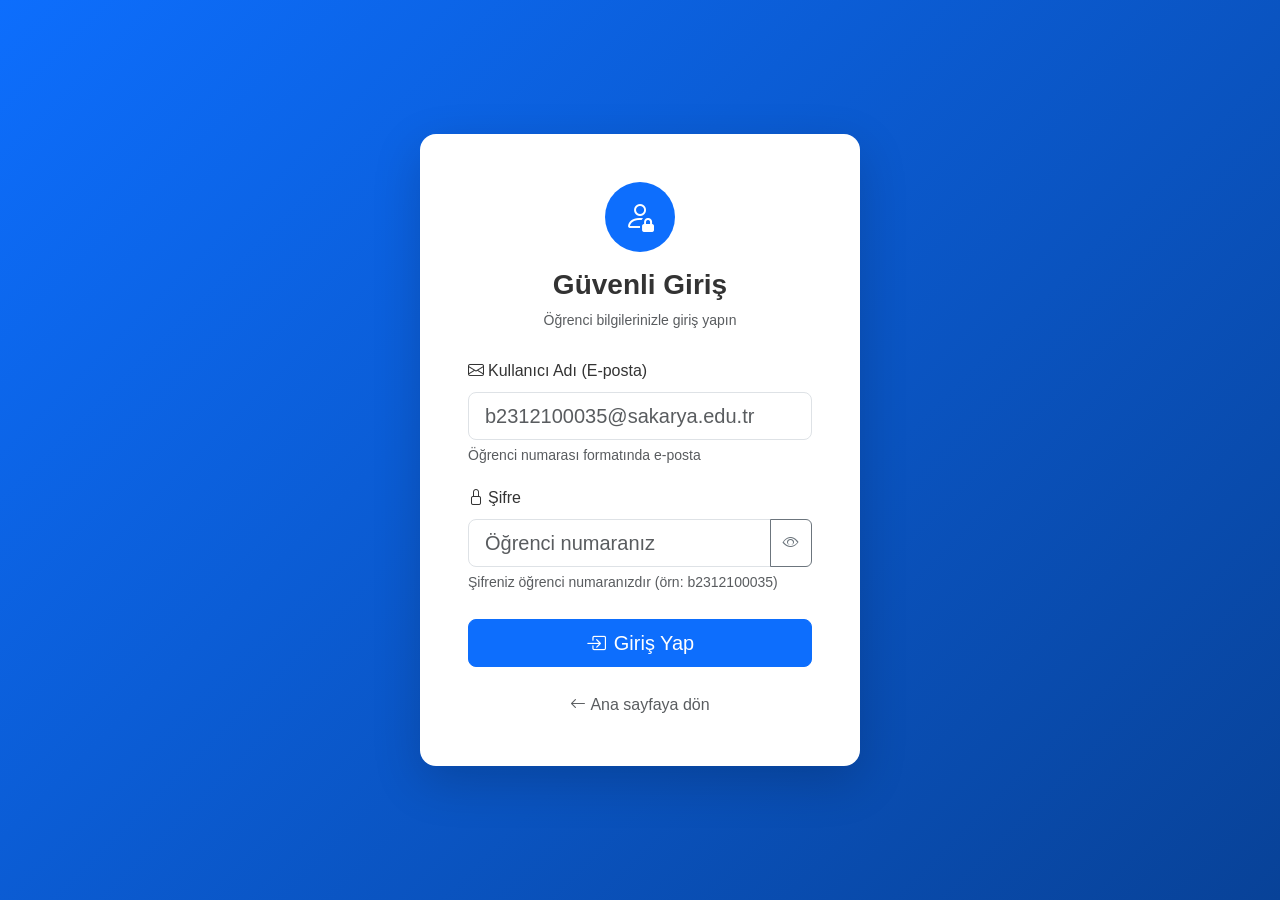
<file: login.html>
<!DOCTYPE html>
<html lang="tr">

<head>
    <meta charset="UTF-8">
    <meta name="viewport" content="width=device-width, initial-scale=1.0">
    <title>Giriş | Portföy</title>
    <link rel="stylesheet" href="https://cdn.jsdelivr.net/npm/bootstrap@5.3.2/dist/css/bootstrap.min.css">
    <link rel="stylesheet" href="https://cdn.jsdelivr.net/npm/bootstrap-icons@1.11.3/font/bootstrap-icons.min.css">
    <link rel="stylesheet" href="css/style.css">
</head>

<body>

    <div class="login-bg">
        <div class="login-kart bg-white p-4 p-md-5 rounded-4 shadow-lg w-100" style="max-width:440px;">

            <!-- LOGO / BAŞLIK -->
            <div class="text-center mb-4">
                <div class="bg-primary text-white rounded-circle d-inline-flex align-items-center
                            justify-content-center mb-3" style="width:70px; height:70px;">
                    <i class="bi bi-person-lock fs-2"></i>
                </div>
                <h3 class="fw-bold">Güvenli Giriş</h3>
                <p class="text-muted small">Öğrenci bilgilerinizle giriş yapın</p>
            </div>

            <!-- HATA ALANI -->
            <div id="jsHataAlani" class="alert alert-danger d-none" role="alert">
                <i class="bi bi-exclamation-triangle me-2"></i>
                <span id="jsHataMetin"></span>
            </div>

            <!-- GİRİŞ FORMU -->
            <form id="loginForm" action="php/login-isle.php" method="POST" novalidate>

                <!-- KULLANICI ADI (mail) -->
                <div class="mb-3">
                    <label for="kullaniciAdi" class="form-label fw-medium">
                        <i class="bi bi-envelope me-1"></i>Kullanıcı Adı (E-posta)
                    </label>
                    <input type="email" class="form-control form-control-lg" id="kullaniciAdi" name="kullaniciAdi"
                        placeholder="b2312100035@sakarya.edu.tr" autocomplete="username">
                    <div class="form-text">Öğrenci numarası formatında e-posta</div>
                </div>

                <!-- ŞİFRE -->
                <div class="mb-4">
                    <label for="sifre" class="form-label fw-medium">
                        <i class="bi bi-lock me-1"></i>Şifre
                    </label>
                    <div class="input-group">
                        <input type="password" class="form-control form-control-lg" id="sifre" name="sifre"
                            placeholder="Öğrenci numaranız" autocomplete="current-password">
                        <button class="btn btn-outline-secondary" type="button" id="sifreGoster"
                            title="Şifreyi göster/gizle">
                            <i class="bi bi-eye" id="sifreGozIcon"></i>
                        </button>
                    </div>
                    <div class="form-text">Şifreniz öğrenci numaranızdır (örn: b2312100035)</div>
                </div>

                <!-- BUTON -->
                <div class="d-grid">
                    <button type="button" class="btn btn-primary btn-lg" onclick="loginDogrula()">
                        <i class="bi bi-box-arrow-in-right me-2"></i>Giriş Yap
                    </button>
                </div>

            </form>

            <!-- GERİ DÖN -->
            <div class="text-center mt-4">
                <a href="index.html" class="text-muted text-decoration-none">
                    <i class="bi bi-arrow-left me-1"></i>Ana sayfaya dön
                </a>
            </div>

        </div>
    </div>

    <script src="https://cdn.jsdelivr.net/npm/bootstrap@5.3.2/dist/js/bootstrap.bundle.min.js"></script>
    <script>
        // ---- Şifre göster/gizle ----
        document.getElementById('sifreGoster').addEventListener('click', function () {
            const sifreInput = document.getElementById('sifre');
            const icon = document.getElementById('sifreGozIcon');
            if (sifreInput.type === 'password') {
                sifreInput.type = 'text';
                icon.classList.replace('bi-eye', 'bi-eye-slash');
            } else {
                sifreInput.type = 'password';
                icon.classList.replace('bi-eye-slash', 'bi-eye');
            }
        });

        // ---- Login JS Doğrulama ----
        function loginDogrula() {
            const hataAlani = document.getElementById('jsHataAlani');
            const hataMetin = document.getElementById('jsHataMetin');
            const kullaniciAdi = document.getElementById('kullaniciAdi').value.trim();
            const sifre = document.getElementById('sifre').value.trim();

            hataAlani.classList.add('d-none');
            document.getElementById('kullaniciAdi').classList.remove('is-invalid');
            document.getElementById('sifre').classList.remove('is-invalid');

            // Boş alan kontrolü
            if (!kullaniciAdi || !sifre) {
                hataMetin.textContent = 'Kullanıcı adı ve şifre boş bırakılamaz.';
                hataAlani.classList.remove('d-none');
                if (!kullaniciAdi) document.getElementById('kullaniciAdi').classList.add('is-invalid');
                if (!sifre) document.getElementById('sifre').classList.add('is-invalid');
                return;
            }

            // E-posta format kontrolü
            const emailRegex = /^[^\s@]+@[^\s@]+\.[^\s@]+$/;
            if (!emailRegex.test(kullaniciAdi)) {
                hataMetin.textContent = 'Geçerli bir e-posta adresi giriniz. (örn: b2312100035@sakarya.edu.tr)';
                hataAlani.classList.remove('d-none');
                document.getElementById('kullaniciAdi').classList.add('is-invalid');
                return;
            }

            // Sakarya edu formatı kontrolü (isteğe bağlı ek kontrol)
            if (!kullaniciAdi.endsWith('@sakarya.edu.tr')) {
                hataMetin.textContent = 'E-posta @sakarya.edu.tr uzantılı olmalıdır.';
                hataAlani.classList.remove('d-none');
                document.getElementById('kullaniciAdi').classList.add('is-invalid');
                return;
            }

            // Tüm kontroller geçtiyse formu gönder
            document.getElementById('loginForm').submit();
        }

        // Enter tuşu ile giriş
        document.addEventListener('keypress', function (e) {
            if (e.key === 'Enter') loginDogrula();
        });

        // PHP yönlendirmesinden gelen ?hata= parametresini göster
        (function () {
            const params = new URLSearchParams(window.location.search);
            const hata = params.get('hata');
            if (hata) {
                const mesajlar = {
                    bos: 'Kullanıcı adı ve şifre boş bırakılamaz.',
                    mail: 'E-posta formatı hatalı. (örn: b2312100035@sakarya.edu.tr)',
                    yanlis: 'Kullanıcı adı veya şifre hatalı.'
                };
                const hataAlani = document.getElementById('jsHataAlani');
                document.getElementById('jsHataMetin').textContent = mesajlar[hata] || 'Bilinmeyen hata.';
                hataAlani.classList.remove('d-none');
            }
        })();
    </script>

</body>

</html>
</file>
<file: css/style.css>
/* ================================================
   GENEL AYARLAR
================================================ */
* {
  margin: 0;
  padding: 0;
  box-sizing: border-box;
}

:root {
  --primary-color: #0d6efd;
  --dark-color: #212529;
  --light-bg: #f8f9fa;
  --transition: all 0.3s ease;
  --shadow: 0 4px 20px rgba(0, 0, 0, 0.1);
  --border-radius: 12px;
}

html {
  scroll-behavior: smooth;
}

body {
  font-family: "Segoe UI", Tahoma, Geneva, Verdana, sans-serif;
  line-height: 1.7;
  color: #333;
}

/* ================================================
   NAVBAR — Responsive ayar (Bootstrap'i destekler)
================================================ */
.navbar {
  padding: 12px 0;
  transition: var(--transition);
  backdrop-filter: blur(10px);
}

.navbar-brand {
  font-size: 1.4rem;
  letter-spacing: 0.5px;
}

.nav-link {
  font-weight: 500;
  padding: 8px 16px !important;
  border-radius: 8px;
  transition: var(--transition);
}

.nav-link:hover {
  background-color: rgba(255, 255, 255, 0.1);
}

/* Küçük ekranlarda nav padding */
@media (max-width: 991.98px) {
  .navbar-collapse {
    padding: 16px 0;
  }
  .nav-link {
    padding: 10px 8px !important;
  }
}

/* ================================================
   HERO SECTION — Responsive
================================================ */
.hero-section {
  min-height: 100vh;
  background: linear-gradient(135deg, #0d6efd 0%, #0a58ca 50%, #084298 100%);
  padding-top: 80px;
}

/* Tablet */
@media (max-width: 991.98px) {
  .hero-section {
    min-height: 80vh;
    padding: 100px 20px 60px;
  }
}

/* Mobil */
@media (max-width: 575.98px) {
  .hero-section {
    min-height: 70vh;
    padding: 90px 16px 50px;
  }
  .hero-section h1 {
    font-size: 2rem !important;
  }
  .hero-section p.lead {
    font-size: 1rem !important;
  }
}

/* ================================================
   PROFİL FOTOĞRAFI
================================================ */
.profil-foto {
  width: 200px;
  height: 200px;
  object-fit: cover;
  object-position: center 40%;
  display: block;
  margin-left: auto;
  margin-right: auto;
  margin-top: 30px;
  transition: var(--transition);
  box-shadow: var(--shadow);
}

.profil-foto:hover {
  transform: scale(1.05);
  box-shadow: 0 8px 30px rgba(0, 0, 0, 0.2);
}

@media (max-width: 575.98px) {
  .profil-foto {
    width: 85px;
    height: 85px;
  }
}

/* ================================================
   PAGE HEADER (CV, Şehrim vb. sayfa başlıkları)
================================================ */
.page-header {
  min-height: 250px;
  background: linear-gradient(135deg, #0d6efd 0%, #084298 100%);
  margin-top: 66px;
  padding: 40px 20px;
}

@media (max-width: 575.98px) {
  .page-header {
    min-height: 180px;
  }
  .page-header h1 {
    font-size: 1.6rem !important;
  }
}

/* ================================================
   SECTION TITLE
================================================ */
.section-title {
  font-size: 2rem;
  font-weight: 700;
  position: relative;
  padding-bottom: 16px;
  margin-bottom: 40px;
}

.section-title::after {
  content: "";
  position: absolute;
  bottom: 0;
  left: 50%;
  transform: translateX(-50%);
  width: 60px;
  height: 4px;
  background: var(--primary-color);
  border-radius: 2px;
}

@media (max-width: 575.98px) {
  .section-title {
    font-size: 1.5rem;
  }
}

/* ================================================
   HOBİ KARTLARI
================================================ */
.hobi-kart {
  transition: var(--transition);
  border: 1px solid #e9ecef;
}

.hobi-kart:hover {
  transform: translateY(-8px);
  box-shadow: var(--shadow);
  border-color: var(--primary-color);
}

/* ================================================
   CARD HOVER (Genel kart efekti)
================================================ */
.card-hover {
  transition: var(--transition);
}

.card-hover:hover {
  transform: translateY(-6px);
  box-shadow: 0 12px 30px rgba(0, 0, 0, 0.12) !important;
}

/* ================================================
   CV SAYFASI
================================================ */
.cv-kart {
  transition: var(--transition);
}

.zaman-satiri {
  position: relative;
  padding-left: 20px;
  border-left: 3px solid var(--primary-color);
}

.zaman-satiri::before {
  content: "";
  position: absolute;
  left: -8px;
  top: 6px;
  width: 13px;
  height: 13px;
  background: var(--primary-color);
  border-radius: 50%;
  border: 2px solid #fff;
  box-shadow: 0 0 0 2px var(--primary-color);
}

/* ================================================
   SLIDER
================================================ */
.slider-img {
  height: 500px;
  object-fit: cover;
}

.slider-thumb {
  cursor: pointer;
  opacity: 0.6;
  transition: var(--transition);
  height: 70px;
  object-fit: cover;
}

.slider-thumb:hover,
.slider-thumb.active {
  opacity: 1;
  border: 3px solid var(--primary-color);
}

/* Tablet ve mobilde slider yüksekliği */
@media (max-width: 991.98px) {
  .slider-img {
    height: 350px;
  }
}

@media (max-width: 575.98px) {
  .slider-img {
    height: 220px;
  }
  #sliderThumbs {
    display: none; /* Mobilde thumbnail gizle */
  }
}

/* ================================================
   ŞEHİR İSTATİSTİK KARTLARI
================================================ */
.istatistik-kart {
  transition: var(--transition);
}

.istatistik-kart:hover {
  transform: translateY(-6px);
  box-shadow: var(--shadow) !important;
}

/* ================================================
   BİLGİ KUTUSU (Miras sayfası)
================================================ */
.bilgi-kutu {
  transition: var(--transition);
  border: 1px solid #e9ecef;
}

.bilgi-kutu:hover {
  border-color: var(--primary-color);
  background-color: #e7f1ff !important;
}

/* ================================================
   DİZİ KARTI (API sayfası)
================================================ */
.dizi-kart {
  transition: var(--transition);
}

.dizi-kart:hover {
  transform: translateY(-6px);
  box-shadow: 0 12px 30px rgba(0, 0, 0, 0.15) !important;
}

/* ================================================
   İLETİŞİM SAYFASI
================================================ */
.iletisim-ikon {
  width: 50px;
  height: 50px;
  display: flex;
  align-items: center;
  justify-content: center;
}

/* ================================================
   LOGIN SAYFASI — Responsive
================================================ */
.login-bg {
  min-height: 100vh;
  background: linear-gradient(135deg, #0d6efd 0%, #084298 100%);
  display: flex;
  align-items: center;
  justify-content: center;
  padding: 20px;
}

.login-kart {
  width: 100%;
  max-width: 420px;
  border-radius: var(--border-radius);
  box-shadow: 0 20px 60px rgba(0, 0, 0, 0.3);
}

@media (max-width: 575.98px) {
  .login-kart {
    max-width: 100%;
  }
}

/* ================================================
   FORM KONTROLLER
================================================ */
.form-control:focus,
.form-select:focus {
  border-color: var(--primary-color);
  box-shadow: 0 0 0 3px rgba(13, 110, 253, 0.15);
}

.form-control.is-invalid,
.form-select.is-invalid {
  border-color: #dc3545;
}

/* ================================================
   PROGRESS BAR ANİMASYON (CV sayfası)
================================================ */
.progress-bar {
  animation: progressAnim 1.5s ease-in-out;
}

@keyframes progressAnim {
  from {
    width: 0%;
  }
}

/* ================================================
   FOOTER
================================================ */
footer {
  padding: 30px 0;
}

footer a {
  transition: var(--transition);
  text-decoration: none;
}

footer a:hover {
  color: var(--primary-color) !important;
  transform: translateY(-2px);
}

/* ================================================
   RESPONSIVE YARDIMCI SINIFLAR
================================================ */
.cursor-pointer {
  cursor: pointer;
}

/* Mobilde tablo scroll */
@media (max-width: 575.98px) {
  .table-responsive-wrapper {
    overflow-x: auto;
  }
}

/* ================================================
   SCROLL ANIMASYONU
================================================ */
.fade-in {
  opacity: 0;
  transform: translateY(30px);
  transition:
    opacity 0.6s ease,
    transform 0.6s ease;
}

.fade-in.visible {
  opacity: 1;
  transform: translateY(0);
}
</file>
